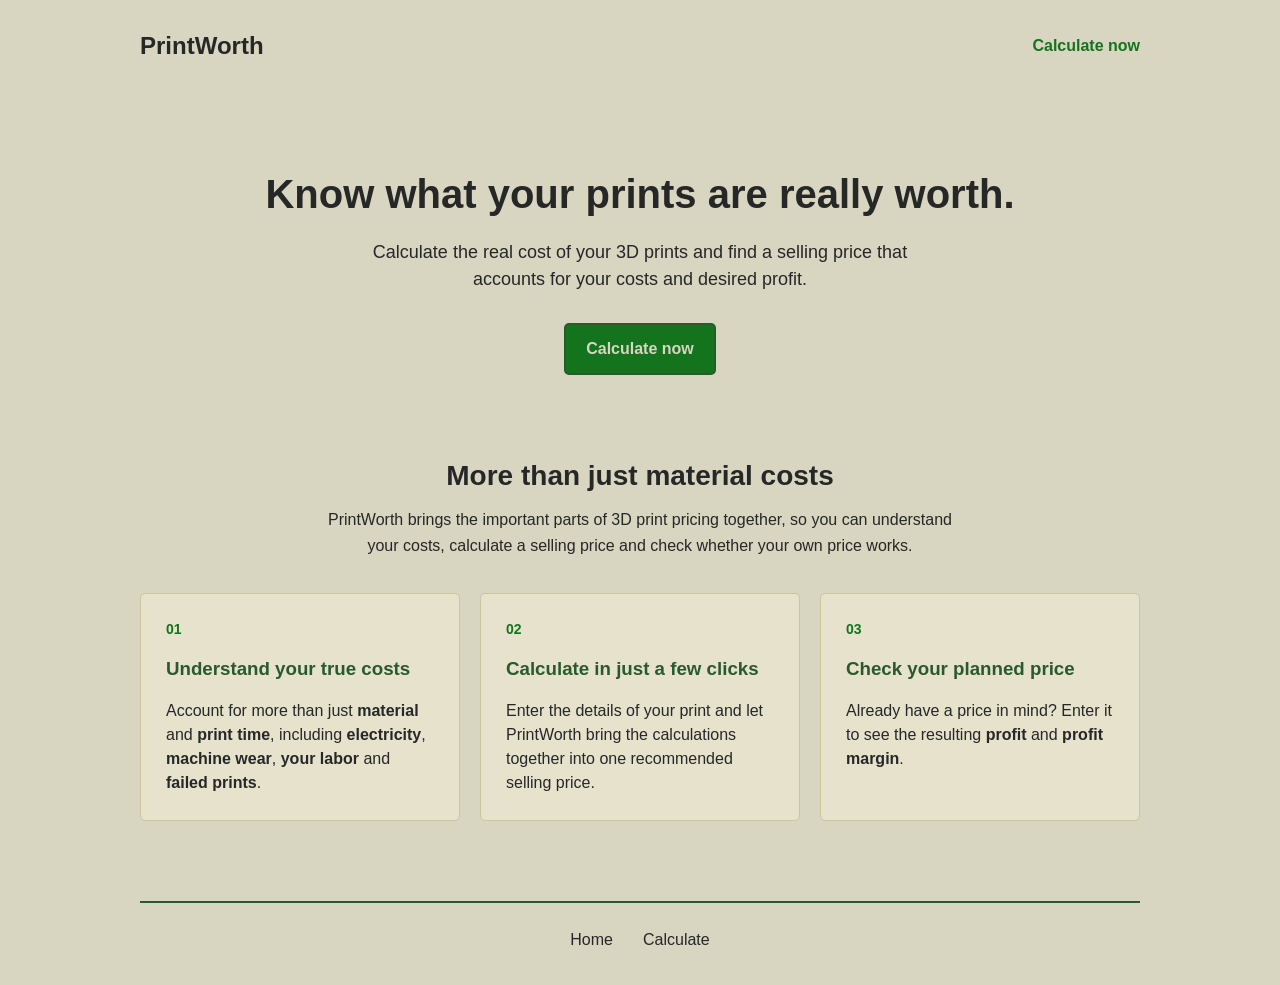
<file: index.html>
<!DOCTYPE html>
<html>
    <head>
        <title>PrintWorth - 3D Print Pricing Calculator</title>
        <link rel="stylesheet" href="styles.css">
        <meta charset="UTF-8">
        <meta name="viewport" content="width=device-width, initial-scale=1.0">
    </head>

    <body>
        <header class="header">
            <a href="index.html">PrintWorth</a>
            <nav>
                <ul>
                    <li>
                        <a href="calculator.html">Calculate now</a>
                    </li>
                </ul>
            </nav>
        </header>

        <main>
            <section id="hero-section">
                <h1>Know what your prints are really worth.</h1>
                <div>
                    <p>
                        Calculate the real cost of your 3D prints 
                        and find a selling price that accounts for your costs and desired profit.
                        </p>
                    <a href="calculator.html">Calculate now</a>
                </div>
            </section>
            <section id="benefits">
                <div class="benefits-heading">
                    <h2>More than just material costs</h2>
                    <p class="benefits-intro">
                        PrintWorth brings the important parts of 3D print pricing together,
                        so you can understand your costs, calculate a selling price and
                        check whether your own price works.
                    </p>
                </div>
                <div class="benefits-container">
                    <div class="benefit-card">
                        <p class="benefit-number">01</p>
                        <h3>Understand your true costs</h3>
                        <p>
                            Account for more than just <span>material</span> and
                            <span>print time</span>, including <span>electricity</span>,
                            <span>machine wear</span>, <span>your labor</span> and
                            <span>failed prints</span>.
                        </p>
                    </div>
                    <div class="benefit-card">
                        <p class="benefit-number">02</p>
                        <h3>Calculate in just a few clicks</h3>
                        <p>
                            Enter the details of your print and let PrintWorth bring the 
                            calculations together into one recommended selling price.
                        </p>
                    </div>
                    <div class="benefit-card">
                        <p class="benefit-number">03</p>
                        <h3>Check your planned price</h3>
                        <p>
                            Already have a price in mind? Enter it to see the resulting
                            <span>profit</span> and <span>profit margin</span>.
                        </p>
                    </div>
                </div>
            </section>
        </main>

        <footer>
            <nav>
                <ul>
                    <li>
                        <a href="index.html">Home</a>
                    </li>
                    <li>
                        <a href="calculator.html">Calculate</a>
                    </li>
                </ul>
            </nav>
        </footer>
    </body>
</html>
</file>
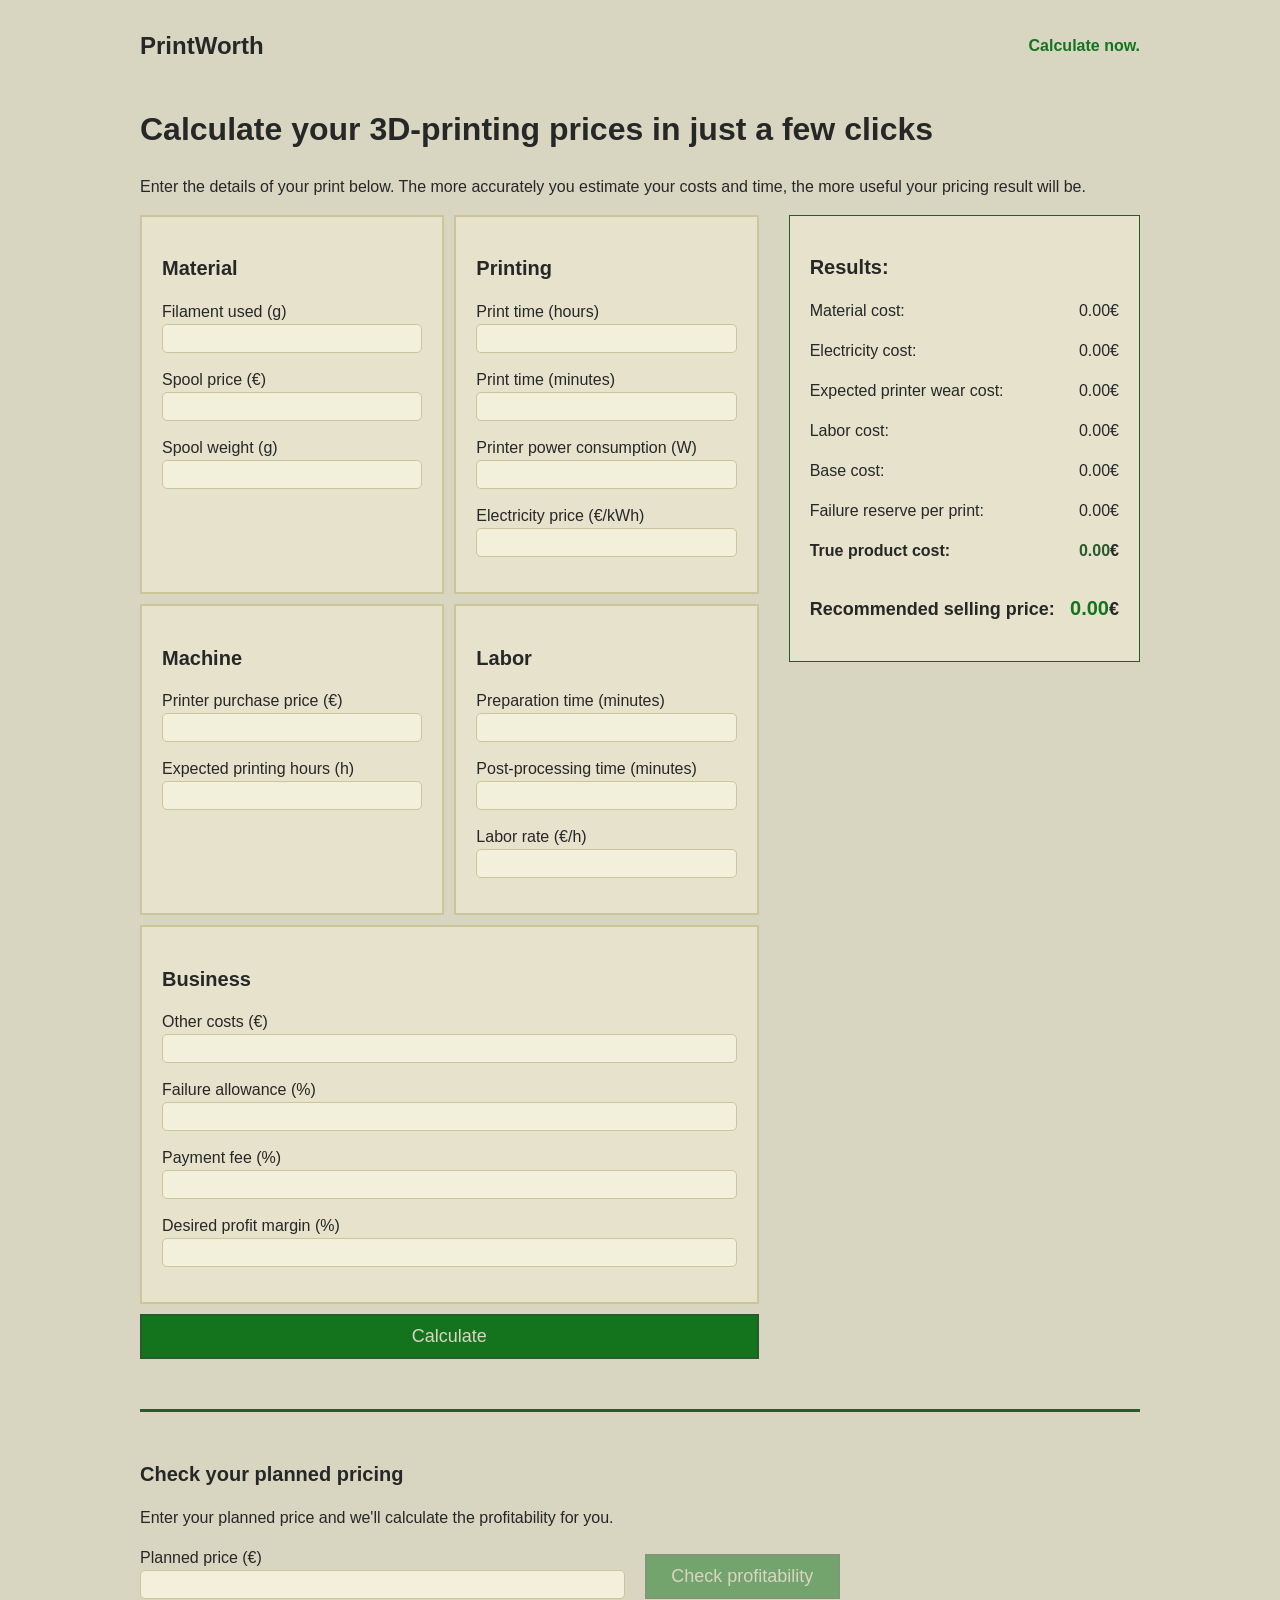
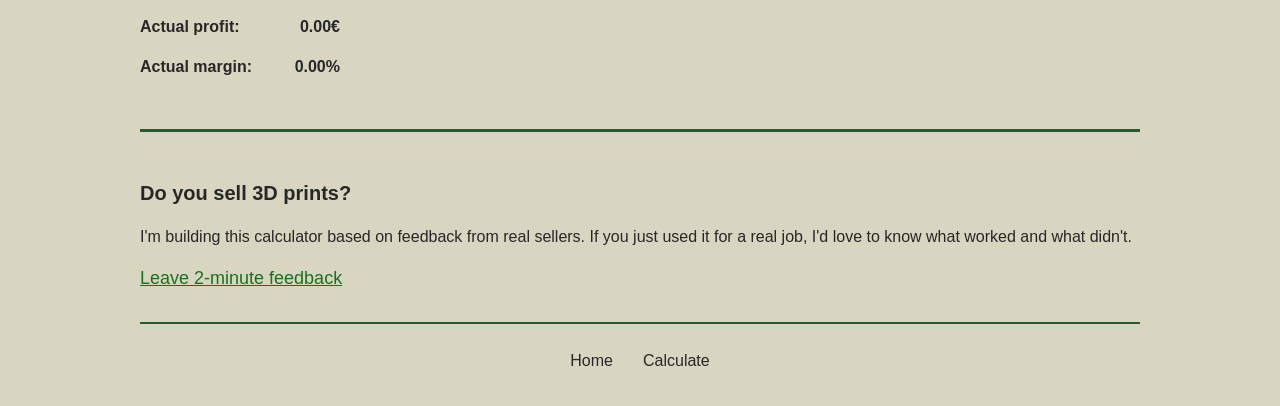
<file: calculator.html>
<!DOCTYPE html>
<html>
    <head>
        <title>3D-printing Calculator</title>
        <link rel="stylesheet" href="styles.css">
        <meta charset="UTF-8">
        <meta name="viewport" content="width=device-width, initial-scale=1.0">
    </head>

    <body>
        <header class="header">
            <a href="index.html">PrintWorth</a>
            <nav>
                <ul>
                    <li>
                        <a href="calculator.html">Calculate now.</a>
                    </li>
                </ul>
            </nav>
        </header>

        <main class="container">
            <h1>Calculate your 3D-printing prices in just a few clicks</h1>
            <p>Enter the details of your print below. The more accurately you estimate your costs and time, the more useful your pricing result will be.</p>
            <div class="calculator-layout">
                <form id="calculator-form" >
                    <div class="input-group">
                        <h2>Material</h2>

                        <label for="filament-used">Filament used (g)</label>
                        <input id="filament-used" type="number" min="0.01" step="0.01" required>
                
                        <label for="spool-price">Spool price (€)</label>
                        <input id="spool-price" type="number" step="0.01">

                        <label for="spool-weight">Spool weight (g)</label>
                        <input id="spool-weight" type="number" min="0.01" step="0.01" required>
                    </div>

                    <div class="input-group">
                        <h2>Printing</h2>

                        <label for="print-time-hours">Print time (hours)</label>
                        <input id="print-time-hours" type="number" min="0" step="1">

                        <label for="print-time-minutes">Print time (minutes)</label>
                        <input id="print-time-minutes" type="number" min="0" max="59" step="1">

                        <label for="printer-power">Printer power consumption (W)</label>
                        <input id="printer-power" type="number">

                        <label for="electricity-price">Electricity price (€/kWh)</label>
                        <input id="electricity-price" type="number" step="0.01">
                    </div>

                    <div class="input-group">
                        <h2>Machine</h2>

                        <label for="printer-purchase-price">Printer purchase price (€)</label>
                        <input id="printer-purchase-price" type="number" step="0.01">

                        <label for="expected-printer-lifetime">Expected printing hours (h)</label>
                        <input id="expected-printer-lifetime" type="number" min="0.01" step="0.01" required>
                    </div>

                    <div class="input-group">
                        <h2>Labor</h2>

                        <label for="preparation-time-minutes">Preparation time (minutes)</label>
                        <input id="preparation-time-minutes" type="number">
                    
                        <label for="post-processing-time-minutes">Post-processing time (minutes)</label>
                        <input id="post-processing-time-minutes" type="number">

                        <label for="labor-rate">Labor rate (€/h)</label>
                        <input id="labor-rate" type="number" step="0.01">
                    </div>

                    <div class="input-group">
                        <h2>Business</h2>

                        <label for="other-costs">Other costs (€)</label>
                        <input id="other-costs" type="number" step="0.01">

                        <label for="failure-allowance">Failure allowance (%)</label>
                        <input id="failure-allowance" type="number" min="0" max="100" step="0.01">

                        <label for="payment-fee">Payment fee (%)</label>
                        <input id="payment-fee" type="number" min="0" max="100" step="0.01">

                        <label for="profit-margin">Desired profit margin (%)</label>
                        <input id="profit-margin" type="number" min="0" max="100" step="0.01">
                    </div>

                    <button id="calculate-button" type="submit">Calculate</button>
                </form>
                <section class="results">
                    <h2>Results:</h2>
                    <p class="result-row">
                        <span>Material cost:</span>
                        <span><span id="total-material-cost">0.00</span>€</span>
                    </p>
                    <p class="result-row">
                        <span>Electricity cost:</span>
                        <span><span id="total-electricity-cost">0.00</span>€</span>
                    </p>
                    <p class="result-row">
                        <span>Expected printer wear cost:</span>
                        <span><span id="printer-wear">0.00</span>€</span>
                    </p>
                    <p class="result-row">
                        <span>Labor cost:</span>
                        <span><span id="total-labor-cost">0.00</span>€</span>
                    </p>
                    <p class="result-row">
                        <span>Base cost:</span>
                        <span><span id="base-cost">0.00</span>€</span>
                    </p>
                    <p class="result-row">
                        <span>Failure reserve per print:</span>
                        <span><span id="failure-reserve">0.00</span>€</span>
                    </p>
                    <p class="important-result result-row">
                        <span>True product cost:</span>
                        <span><span id="true-cost">0.00</span>€</span>
                    </p>
                    <p class="main-result result-row">
                        <span>Recommended selling price:</span>
                        <span><span id="selling-price">0.00</span>€</span>
                    </p>
                </section>
            </div>
            <section class="profitability">
                <h2>Check your planned pricing</h2>
                <p>Enter your planned price and we'll calculate the profitability for you.</p>
                <div class="profitability-content">
                    <form id="profitability-form">
                        <div class="profitability-input">
                            <label for="planned-price">Planned price (€)</label>
                            <input id="planned-price" type="number" min="0.01" step="0.01" required>
                        </div>

                        <button id="check-profitability-button" type="submit" disabled>Check profitability</button>
                    </form>
                    <p class="result-row">
                        <span>Actual profit:</span>
                        <span><span id="actual-profit">0.00</span>€</span>
                    </p>
                    <p class="result-row">
                        <span>Actual margin:</span>
                        <span><span id="actual-margin">0.00</span>%</span>
                    </p>
                </div>
            </section>
            <section class="feedback-cta">
                <h2>Do you sell 3D prints?</h2>
                <p>
                    I'm building this calculator based on feedback from real sellers.
                    If you just used it for a real job, I'd love to know what worked
                    and what didn't.
                </p>
                <a href="https://tally.so/r/obJlXX"
                target="_blank"
                rel="noopener"
                id="tally-link">
                    Leave 2-minute feedback
                </a>
            </section>
        </main>

        <footer>
            <nav>
                <ul>
                    <li>
                        <a href="index.html">Home</a>
                    </li>
                    <li>
                        <a href="calculator.html" >Calculate</a>
                    </li>
                </ul>
            </nav>
        </footer>
        
        <script src="script.js"></script>
    </body>
</html>
</file>
<file: styles.css>
/* Global */
* {
    box-sizing: border-box;
}

:root {
    --background-color: #D8D5C1;
    --secondary-background: #E6E2CC;
    --text-color: #262727;
    --primary-color: #13741D;
    --secondary-color: #295A2C;
    --input-background: #F2EFDA;
    --borders: #cbc59b;
    --focus-color: #95916c;
}

/* Typography */
body {
    font-family: arial, sans-serif;
    line-height: 1.5;
    background-color: var(--background-color);
    color: var(--text-color);
}

h1 {
    font-size: 2rem;
}

h2 {
    font-size: 1.25rem;
}


/* Page Layout */
.container {
    width: 90%;
    max-width: 1000px;
    margin: 0 auto;
}

.calculator-layout { 
    display: flex;
    gap: 30px;
}

#calculator-form {
    display: grid;
    grid-template-columns: 1fr 1fr;
    gap: 10px;
    flex: 2;
}



/* Forms */
.input-group {
    padding: 20px;
    margin: 0;
    border: 2px solid var(--borders);
    background-color: var(--secondary-background);
}

.input-group:last-of-type {
    grid-column: 1 / -1;
}

label {
    display: block;
}

input {
    display: block;
    width: 100%;
    margin-bottom: 15px;
    padding: 6px;
    background-color: var(--input-background);
    border: 1px solid var(--borders);
    border-radius: 5px;
}

input:focus {
    border-color: var(--focus-color);
    outline: 2px solid var(--focus-color);
    outline-offset: 2px;
}

#calculate-button {
    grid-column: 1 / -1;
}

/* Buttons */
button {
    cursor: pointer;
    background-color: var(--primary-color);
    color: var(--background-color);
    border: 2px solid var(--secondary-color);
    padding: 10px 15px;
    font-size: 1.125rem;
}

button:not(:disabled):hover {
    background-color: var(--secondary-color);
}

button:disabled {
    cursor: not-allowed;
    opacity: 0.5;
}

/* Results */
.results {
    flex: 1;
    padding: 20px;
    border: 1px solid var(--secondary-color);
    background-color: var(--secondary-background);
    align-self: flex-start;
}

.result-row {
    display: flex;
    justify-content: space-between;
}

#true-cost {
    color: var(--secondary-color);
}

#selling-price {
    color: var(--primary-color);
    font-size: 1.25rem;
}

.important-result {
    font-weight: bold;
}

.main-result {
    font-weight: bold;
    font-size: 1.125rem;
    margin-top: 30px;
    align-items: baseline;
}


.profitability {
    margin-top: 50px;
    padding-top: 30px;
    border-top: 3px solid var(--secondary-color);
}

.profitability-content {
    max-width: 700px;
}

#profitability-form {
    display: flex;
    gap: 20px;
    align-items: flex-end;
}

.profitability-input input{
    margin-bottom: 0;
}
.profitability-input {
    flex: 3;
}
#check-profitability-button {
    flex: 1;
}

.profitability .result-row{
    max-width: 200px;
    font-weight: bold;
}

.positive-result {
    color: var(--primary-color);
}

.negative-result {
    color: red;
}


/* CTA */
.feedback-cta {
    margin-top: 50px;
    padding-top: 30px;
    padding-bottom: 30px;
    border-top: 3px solid var(--secondary-color);
}

#tally-link {
    font-size: 1.125rem;
    color: var(--primary-color);
}


/* Responsive Styles */
@media (max-width: 950px) {
    .calculator-layout {
        flex-direction: column;
    }
}

@media (max-width: 750px) {
    #calculator-form {
        grid-template-columns: 1fr;
    }

}

@media (max-width: 720px) {
    #profitability-form {
        flex-direction: column;
        align-items: stretch;
    }
}





/* =========================
   Homepage
   ========================= */

/* Header */

.header {
    width: 90%;
    max-width: 1000px;
    margin: 0 auto;
    padding: 20px 0;

    display: flex;
    justify-content: space-between;
    align-items: center;
}

.header > a {
    color: var(--text-color);
    font-size: 1.5rem;
    font-weight: bold;
    text-decoration: none;
}

.header ul,
footer ul {
    list-style: none;
    margin: 0;
    padding: 0;
}

.header nav a {
    color: var(--primary-color);
    font-weight: bold;
    text-decoration: none;
}


/* Hero */

#hero-section {
    width: 90%;
    max-width: 800px;
    margin: 80px auto;
    text-align: center;
}

#hero-section h1 {
    font-size: 2.5rem;
    margin-bottom: 15px;
}

#hero-section p {
    max-width: 600px;
    margin: 0 auto 30px;
    font-size: 1.125rem;
}

#hero-section a {
    display: inline-block;

    padding: 12px 20px;
    background-color: var(--primary-color);
    border: 2px solid var(--secondary-color);
    border-radius: 5px;

    color: var(--background-color);
    font-weight: bold;
    text-decoration: none;
}

#hero-section a:hover {
    background-color: var(--secondary-color);
}


/* Benefits */

#benefits {
    width: 90%;
    max-width: 1000px;
    margin: 0 auto 80px;
}

.benefits-heading {
    max-width: 650px;
    margin: 0 auto 35px;
    text-align: center;
}

.benefits-heading h2 {
    margin-bottom: 10px;
    font-size: 1.75rem;
}

.benefits-heading p {
    margin: 0;
    line-height: 1.6;
}

.benefits-container {
    display: grid;
    grid-template-columns: repeat(3, 1fr);
    gap: 20px;
}

.benefit-card {
    padding: 25px;
    background-color: var(--secondary-background);
    border: 1px solid var(--borders);
    border-radius: 5px;
}

.benefit-number {
    margin: 0 0 15px;
    color: var(--primary-color);
    font-size: 0.875rem;
    font-weight: bold;
}

.benefit-card h3 {
    margin: 0 0 15px;
    color: var(--secondary-color);
}

.benefit-card p:last-child {
    margin-bottom: 0;
}

.benefit-card span {
    font-weight: bold;
}

@media (max-width: 750px) {
    .benefits-container {
        grid-template-columns: 1fr;
    }
}


/* Footer */

footer {
    width: 90%;
    max-width: 1000px;
    margin: 0 auto;
    padding: 25px 0;

    border-top: 2px solid var(--secondary-color);
}

footer ul {
    display: flex;
    justify-content: center;
    gap: 30px;
}

footer a {
    color: var(--text-color);
    text-decoration: none;
}

footer a:hover,
.header nav a:hover {
    text-decoration: underline;
}


/* Homepage responsive styles */

@media (max-width: 750px) {
    #hero-section {
        margin: 50px auto;
    }

    #hero-section h1 {
        font-size: 2rem;
    }

    .benefits-container {
        grid-template-columns: 1fr;
    }
}

@media (max-width: 500px) {
    

    footer ul {
        flex-direction: column;
        align-items: center;
        gap: 10px;
    }
}
</file>
